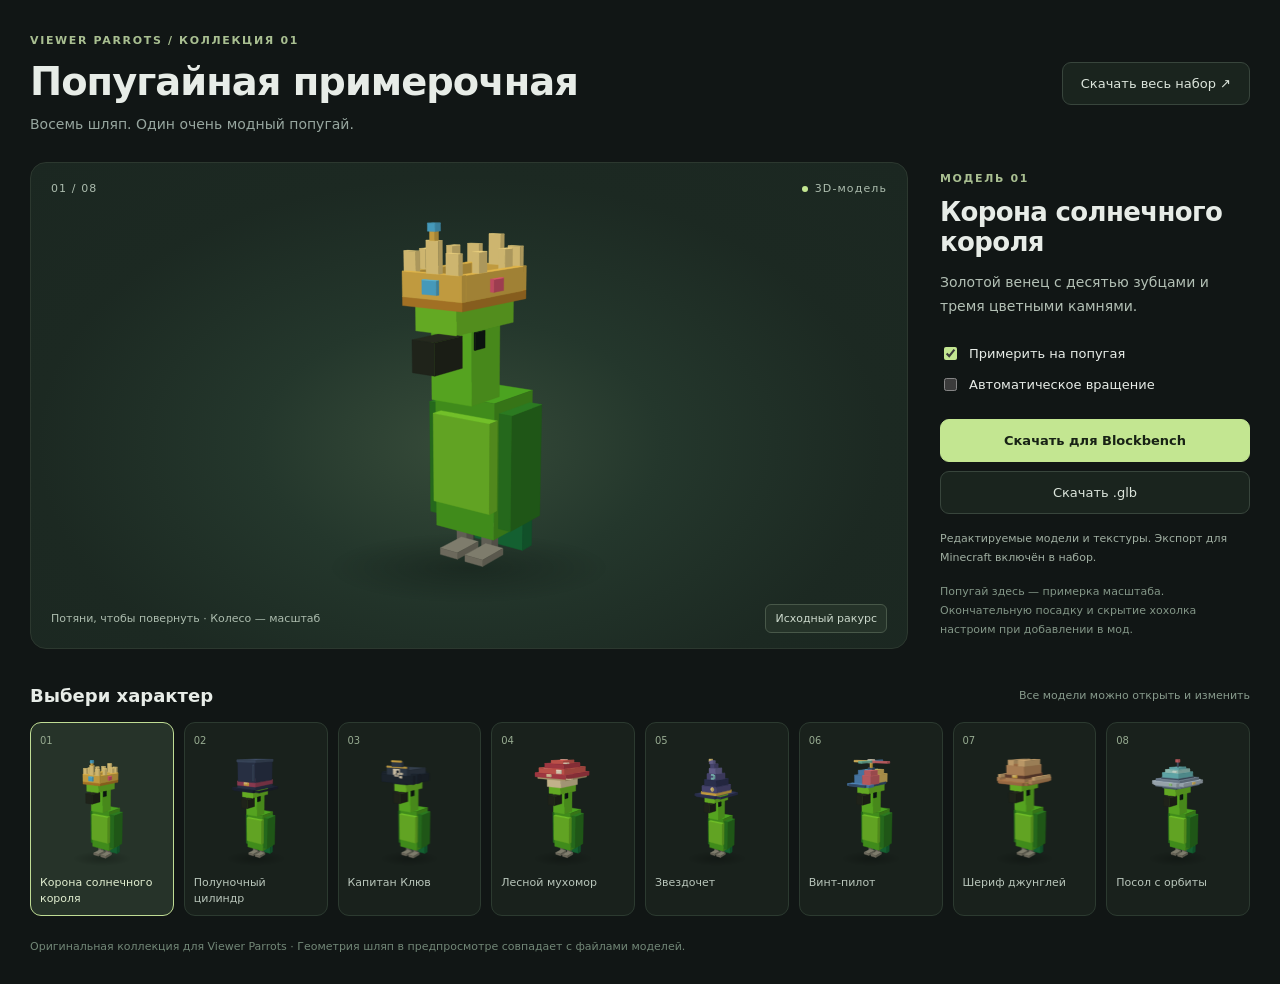
<file: assets/hat-studio/preview.html>
<!doctype html>
<html lang="ru">
<head>
  <meta charset="utf-8">
  <meta name="viewport" content="width=device-width, initial-scale=1">
  <title>Попугайная примерочная</title>
  <link rel="stylesheet" href="style.css">
  <script src="viewer.js" defer></script>
</head>
<body>
  <main>
    <header>
      <div><p class="eyebrow">VIEWER PARROTS / КОЛЛЕКЦИЯ 01</p><h1>Попугайная примерочная</h1><p class="intro">Восемь шляп. Один очень модный попугай.</p></div>
      <a class="button pack" href="viewer-parrot-hats.zip" download>Скачать весь набор ↗</a>
    </header>
    <div class="workbench">
      <section class="viewport" aria-label="Трёхмерный предпросмотр">
        <div class="stage-top"><span id="stage-number">01 / 08</span><span class="live-dot">3D-модель</span></div>
        <canvas id="stage" aria-label="Шляпа на попугае. Перетаскивайте для поворота, колесо для приближения."></canvas>
        <div class="stage-bottom"><span>Потяни, чтобы повернуть · Колесо — масштаб</span><button id="reset" class="small-button" type="button">Исходный ракурс</button></div>
      </section>
      <aside>
        <p class="eyebrow" id="hat-id">01</p><h2 id="hat-name">Загрузка моделей…</h2><p id="hat-description"></p>
        <div class="options">
          <label><input id="with-parrot" type="checkbox" checked> Примерить на попугая</label>
          <label><input id="auto-rotate" type="checkbox"> Автоматическое вращение</label>
        </div>
        <div class="downloads"><a id="download-bb" class="button primary" download>Скачать для Blockbench</a><a id="download-glb" class="button" download>Скачать .glb</a></div>
        <p class="file-note">Редактируемые модели и текстуры. Экспорт для Minecraft включён в набор.</p>
        <p class="fit-note">Попугай здесь — примерка масштаба. Окончательную посадку и скрытие хохолка настроим при добавлении в мод.</p>
      </aside>
    </div>
    <section aria-label="Выбор шляпы"><div class="collection-heading"><h2>Выбери характер</h2><span>Все модели можно открыть и изменить</span></div><div id="gallery" class="gallery"></div></section>
    <p id="error" class="error" role="alert" hidden></p>
    <footer>Оригинальная коллекция для Viewer Parrots · Геометрия шляп в предпросмотре совпадает с файлами моделей.</footer>
  </main>
</body>
</html>
</file>
<file: assets/hat-studio/style.css>
:root { color-scheme: dark; font-family: Inter, "Segoe UI", system-ui, sans-serif; color: #e7ece7; background: #111615; }
* { box-sizing: border-box; }
body { margin: 0; }
main { max-width: 1280px; margin: auto; padding: 34px 30px 28px; }
header { display: flex; justify-content: space-between; align-items: center; gap: 28px; margin-bottom: 30px; }
.eyebrow { font-size: 11px; color: #a9bf91; letter-spacing: .15em; font-weight: 650; margin: 0 0 12px; }
h1 { font-size: clamp(25px, 3vw, 40px); font-weight: 550; margin: 0; letter-spacing: -.025em; }
.intro { color: #97a69f; margin: 12px 0 0; font-size: 14px; }
.button { display: inline-flex; justify-content: center; align-items: center; text-decoration: none; min-height: 43px; color: #dce5dc; border: 1px solid #38453c; border-radius: 9px; padding: 11px 18px; font-size: 13px; white-space: nowrap; background: #1a241e; }
.button:hover { background: #243029; border-color: #758872; }
.button.primary { background: #c3e691; border-color: #c3e691; color: #182215; font-weight: 650; }
.button.primary:hover { background: #d5f3ab; }
.workbench { display: grid; grid-template-columns: minmax(0, 1fr) 310px; gap: 32px; margin-bottom: 36px; }
.viewport { position: relative; border: 1px solid #2c382f; border-radius: 16px; overflow: hidden; background: radial-gradient(ellipse at 49% 58%, #364b39 0%, #24372c 32%, #1c2922 67%, #1b2721 100%); }
.stage-top, .stage-bottom { position: absolute; left: 20px; right: 20px; display: flex; justify-content: space-between; align-items: center; gap: 12px; color: #acbcae; font-size: 11px; z-index: 1; pointer-events: none; }
.stage-top { top: 19px; letter-spacing: .1em; }.stage-bottom { bottom: 15px; }
.live-dot { display: flex; align-items: center; gap: 7px; }.live-dot::before { content: ""; width: 6px; height: 6px; border-radius: 50%; background: #c3e691; }
#stage { display: block; width: 100%; height: 460px; touch-action: none; cursor: grab; }#stage.dragging { cursor: grabbing; }
.small-button { background: #27352bd9; border: 1px solid #485849; border-radius: 6px; color: #ccd9cc; padding: 7px 9px; font: inherit; cursor: pointer; pointer-events: auto; }
aside { align-self: center; padding: 10px 0; }aside h2 { font-size: 26px; font-weight: 550; letter-spacing: -.025em; margin: 0 0 14px; }
#hat-description { color: #b3c0b5; line-height: 1.7; font-size: 14px; min-height: 48px; }
.options { display: flex; flex-direction: column; gap: 12px; margin: 25px 0; font-size: 13px; }.options label { display: flex; align-items: center; gap: 9px; cursor: pointer; }input { accent-color: #c3e691; }
.downloads { display: flex; flex-direction: column; gap: 9px; }.file-note, .fit-note { font-size: 11px; line-height: 1.7; color: #a0afa2; margin: 16px 0 0; }.fit-note { color: #829586; }
.collection-heading { display: flex; justify-content: space-between; align-items: center; gap: 18px; margin-bottom: 16px; }.collection-heading h2 { font-size: 18px; font-weight: 550; margin: 0; }.collection-heading span { color: #879a8c; font-size: 11px; }
.gallery { display: grid; grid-template-columns: repeat(8, minmax(0, 1fr)); gap: 10px; }
.hat-card { min-width: 0; border: 1px solid #2c3a30; border-radius: 11px; color: #b9c6bb; background: #19211c; text-align: left; padding: 9px; cursor: pointer; font-family: inherit; transition: border-color .15s, background .15s; }
.hat-card:hover { background: #222f25; border-color: #778b6d; }.hat-card[aria-pressed="true"] { border-color: #bfdc94; background: #263329; color: #e0edcf; }.hat-card canvas { display: block; width: 100%; height: 124px; pointer-events: none; }.hat-card .number { font-size: 10px; color: #96aa90; }.hat-card .name { display: block; font-size: 11px; line-height: 1.4; margin-top: 4px; overflow-wrap: anywhere; min-height: 31px; }
button:focus-visible, a:focus-visible, input:focus-visible { outline: 2px solid #c3e691; outline-offset: 4px; }
footer { margin-top: 22px; color: #728777; font-size: 11px; line-height: 1.6; }.error { color: #ffc5a5; padding: 15px; border: 1px solid #865540; }
@media(max-width: 1050px) { .gallery { grid-template-columns: repeat(4, minmax(0,1fr)); }.hat-card canvas { height: 150px; } }
@media(max-width: 800px) { main { padding: 25px 18px; }.workbench { grid-template-columns: 1fr; gap: 20px; }header { align-items: flex-start; flex-direction: column; gap: 20px; }#stage { height: 400px; }aside { padding: 0; }.downloads { flex-direction: row; flex-wrap: wrap; }#hat-description { min-height: auto; }.options { margin: 18px 0; }.collection-heading span { display: none; } }
@media(max-width: 450px) { .gallery { grid-template-columns: repeat(2,minmax(0,1fr)); }#stage { height: 340px; }.stage-bottom { align-items: flex-end; }.stage-bottom span { max-width: 150px; line-height: 1.5; }.button { padding: 11px 13px; }.hat-card canvas { height: 155px; } }
</file>
